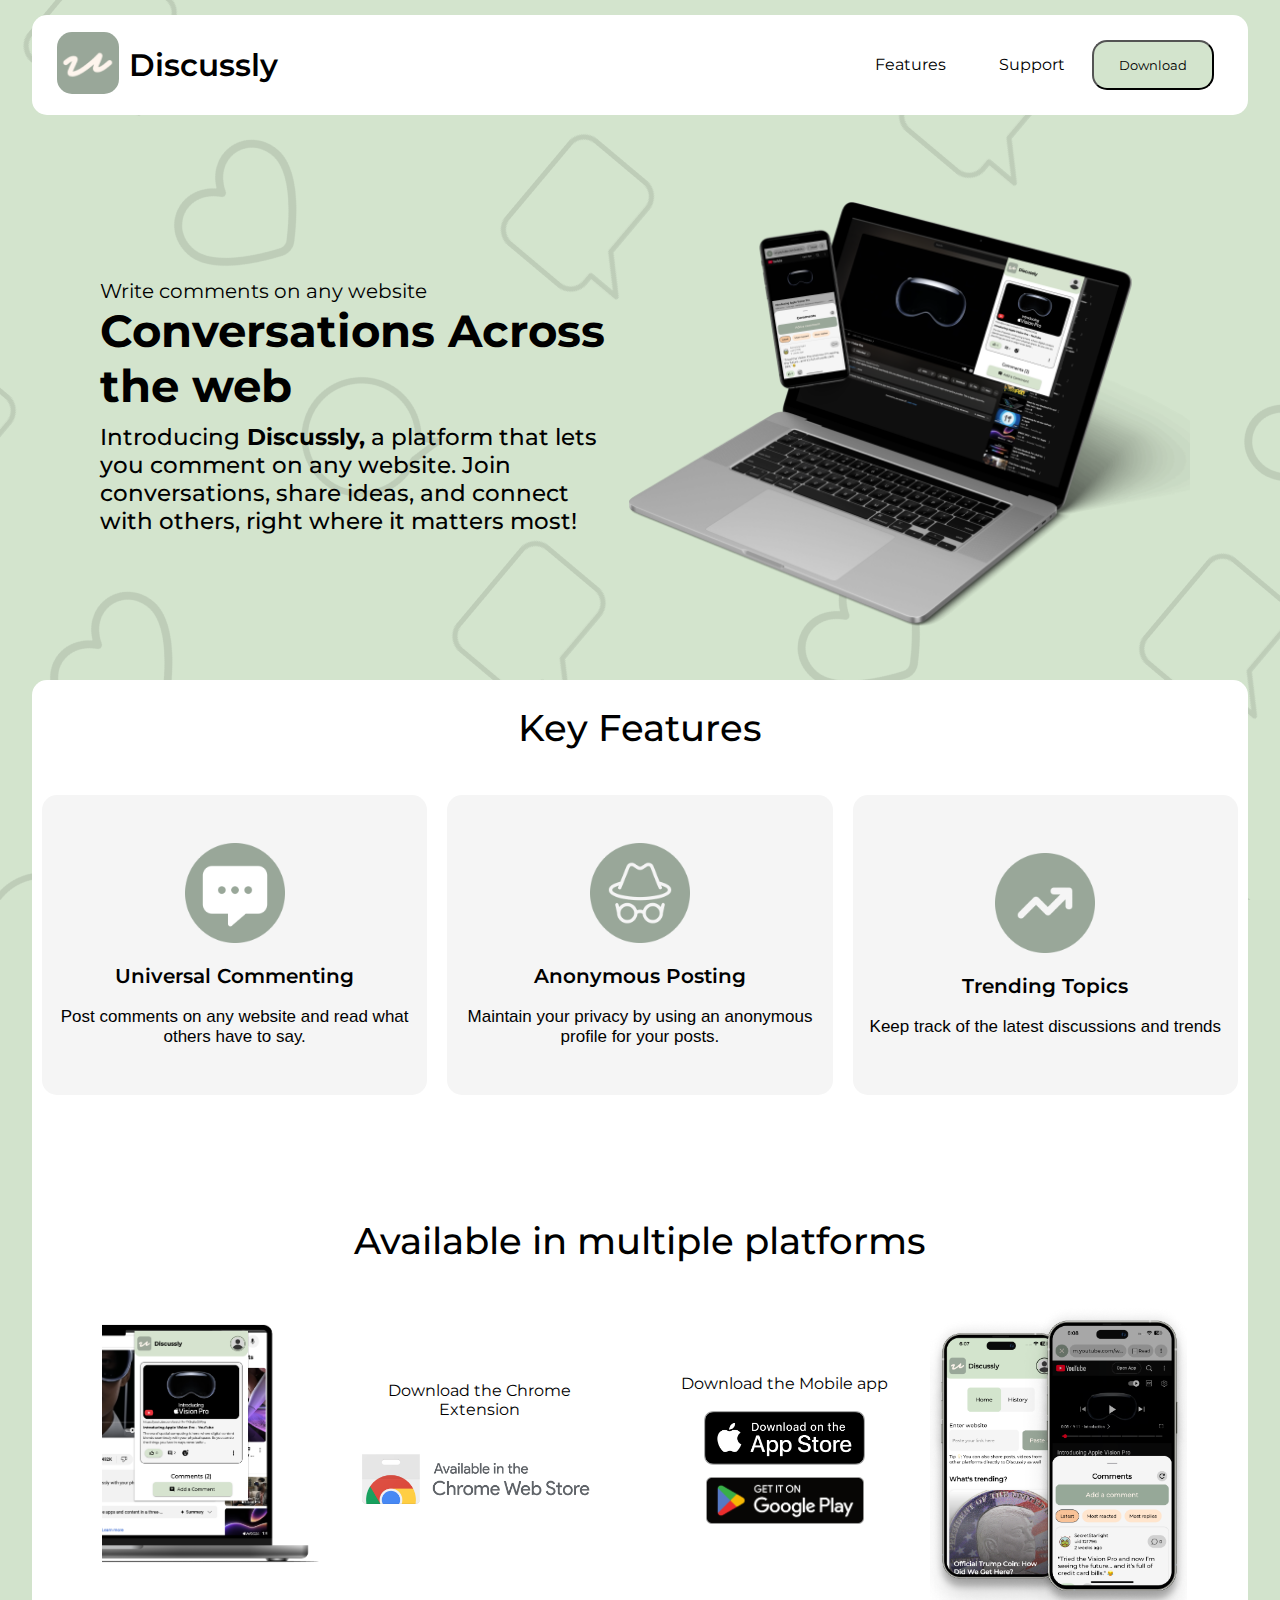
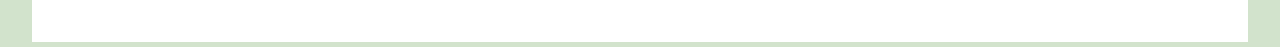
<file: index.html>
<!DOCTYPE html>
<html>
  <head>
    <title>Discussly</title>
    <meta charset="utf-8" />
    <meta name="viewport" content="width=device-width,initial-scale=1" />
    <meta name="robots" content="index,follow" />
    <meta name="generator" content="GrapesJS Studio" />
    <link rel="icon" href="./images/favicon.ico" type="image/png" />
    <link
      href="https://fonts.googleapis.com/css2?family=Montserrat:wght@300;400;500;600;700;800&display=swap"
      rel="stylesheet"
    />
    <link rel="stylesheet" href="css/styles.css" />
  </head>
  <body id="iu0w3k">
    <div id="i0uefk" class="gjs-grid-row">
      <div id="it01fq" class="gjs-grid-column">
        <div id="iaeoq8" class="gjs-grid-row">
          <div id="i0r19b" class="gjs-grid-column">
            <div id="i2eprt" class="gjs-grid-row">
              <div id="iz3ebd" class="gjs-grid-column">
                <img id="iv4d2t" src="images/icon128.png" />
              </div>
              <div id="iavmvg" class="gjs-grid-column">
                <div id="iiigmj">Discussly</div>
              </div>
            </div>
            <div id="iqg9ab" class="gjs-grid-row">
              <div class="gjs-grid-column">
                <div id="imycgo" onclick="scrollToSection('features')">
                  Features
                </div>
              </div>
              <div class="gjs-grid-column">
                <div
                  id="icu2hg"
                  onclick="navigateToPage('./support/index.html')"
                >
                  Support
                </div>
              </div>
              <div id="i9t9jf" class="gjs-grid-column">
                <button
                  type="button"
                  id="ijgwxz"
                  onclick="scrollToSection('download')"
                >
                  Download
                </button>
              </div>
            </div>
          </div>
        </div>
        <div id="i2glsh" class="gjs-grid-row">
          <div id="iafizb" class="gjs-grid-column">
            <div id="ixk4ir">Write comments on any website</div>
            <div id="iwvqme">Conversations Across the web</div>
            <div id="i0uf52">
              <span>Introducing</span
              ><strong draggable="true"> Discussly,</strong> a platform that
              lets you comment on any website. Join conversations, share ideas,
              and connect with others, right where it matters most! 
            </div>
          </div>
          <div id="i4jw6e" class="gjs-grid-column">
            <img id="ipgwge" src="images/landing_page_mock.png" />
          </div>
        </div>
        <div id="i0ypug" class="gjs-grid-row">
          <div id="irxw2v" class="gjs-grid-column">
            <div id="features" onclick="scrollToSection('features')">
              Key Features
            </div>
            <div id="izc9x1" class="gjs-grid-row">
              <div id="ikalbh" class="gjs-grid-column">
                <div id="idcqk6" class="gjs-grid-row">
                  <div id="ilmzpr" class="gjs-grid-column">
                    <div id="im6dag" class="gjs-image-box"></div>
                    <div id="ic7qhi">Universal Commenting</div>
                    <span id="iprsuv"
                      >Post comments on any website and read what others have to
                      say.</span
                    >
                  </div>
                </div>
              </div>
              <div id="ia491t" class="gjs-grid-column">
                <div id="ib4i4f" class="gjs-grid-row">
                  <div id="i4obrr" class="gjs-grid-column">
                    <div id="irn2hl" class="gjs-image-box"></div>
                    <div id="i14fhx">Anonymous Posting</div>
                    <span id="i3a6sv"
                      >Maintain your privacy by using an anonymous profile for
                      your posts.</span
                    >
                  </div>
                </div>
              </div>
              <div class="gjs-grid-column">
                <div id="irbs8w" class="gjs-grid-row">
                  <div id="irx45a" class="gjs-grid-column">
                    <div id="ijwy17" class="gjs-image-box"></div>
                    <div id="iz7wc4">Trending Topics</div>
                    <span id="ib7t26"
                      >Keep track of the latest discussions and trends</span
                    >
                  </div>
                </div>
              </div>
            </div>
            <div id="download">Available in multiple platforms</div>
            <div id="ijjo5i" class="gjs-grid-row">
              <div id="il47ux" class="gjs-grid-column">
                <img id="i98ebu" src="images/frame_1__1_.png" />
              </div>
              <div id="i6r2j9" class="gjs-grid-column">
                <div id="i73o5l">Download the Chrome Extension</div>
                <div
                  id="if1ugi"
                  class="gjs-image-box"
                  onclick="navigateToPage('https://chromewebstore.google.com/detail/discussly/hjhonlglkdemniklhdfnicdpgigmijhi')"
                ></div>
              </div>
              <div id="ird9a3" class="gjs-grid-column">
                <div id="ib17zy">Download the Mobile app</div>
                <div
                  id="iks21o"
                  class="gjs-image-box"
                  onclick="navigateToPage('https://apps.apple.com/us/app/discussly/id6502848371')"
                ></div>
                <div
                  id="i65v1b"
                  class="gjs-image-box"
                  onclick="navigateToPage('https://play.google.com/store/apps/details?id=dev.lightningbulb.discussly')"
                ></div>
              </div>
              <div id="iovfks" class="gjs-grid-column">
                <div id="i344dv" class="gjs-image-box"></div>
              </div>
            </div>
          </div>
        </div>
      </div>
    </div>
    <script>
      function scrollToSection(id) {
        const section = document.getElementById(id);
        section.scrollIntoView({ behavior: "smooth" });
      }

      function navigateToPage(pageUrl) {
        window.location.href = pageUrl;
      }
    </script>
  </body>
</html>

<!-- <!DOCTYPE html>
<html>
  <head>
    <title>Discussly</title>
    <meta charset="utf-8" />
    <meta name="viewport" content="width=device-width,initial-scale=1" />
    <meta name="robots" content="index,follow" />
    <meta name="generator" content="GrapesJS Studio" />
    <link rel="stylesheet" href="./css/styles.css" />
  </head>
  <body id="iu0w3k">
    <div id="i0uefk" class="gjs-grid-row">
      <div id="it01fq" class="gjs-grid-column">
        <div id="iaeoq8" class="gjs-grid-row">
          <div id="i0r19b" class="gjs-grid-column">
            <div id="i2eprt" class="gjs-grid-row">
              <div id="iz3ebd" class="gjs-grid-column">
                <img id="iv4d2t" src="images/icon128.png" />
              </div>
              <div id="iavmvg" class="gjs-grid-column">
                <div id="iiigmj">Discussly</div>
              </div>
            </div>
            <div id="iqg9ab" class="gjs-grid-row">
              <div class="gjs-grid-column"><div id="imycgo">Features</div></div>
              <div class="gjs-grid-column"><div id="icu2hg">Support</div></div>
              <div class="gjs-grid-column" id="i9t9jf">
                <button type="button" id="ijgwxz">Download</button>
              </div>
            </div>
          </div>
        </div>
        <div id="i2glsh" class="gjs-grid-row">
          <div id="iafizb" class="gjs-grid-column">
            <div id="ixk4ir">Write comments on any website</div>
            <div id="iwvqme">Conversations Across the web</div>
            <div id="i0uf52">
              <span>Introducing</span
              ><strong draggable="true"> Discussly,</strong> a platform that
              lets you comment on any website. Join conversations, share ideas,
              and connect with others, right where it matters most! 
            </div>
          </div>
          <div id="i4jw6e" class="gjs-grid-column">
            <img id="ipgwge" src="images/landing_page_mock.png" />
          </div>
        </div>
        <div id="i0ypug" class="gjs-grid-row">
          <div id="irxw2v" class="gjs-grid-column">
            <div id="ilsrna">Key Features</div>
            <div id="izc9x1" class="gjs-grid-row">
              <div id="ikalbh" class="gjs-grid-column">
                <div id="idcqk6" class="gjs-grid-row">
                  <div id="ilmzpr" class="gjs-grid-column">
                    <div id="im6dag" class="gjs-image-box"></div>
                    <div id="ic7qhi">Universal Commenting</div>
                    <span id="iprsuv"
                      >Post comments on any website and read what others have to
                      say.</span
                    >
                  </div>
                </div>
              </div>
              <div id="ia491t" class="gjs-grid-column">
                <div id="ib4i4f" class="gjs-grid-row">
                  <div id="i4obrr" class="gjs-grid-column">
                    <div id="irn2hl" class="gjs-image-box"></div>
                    <div id="i14fhx">Anonymous Posting</div>
                    <span id="i3a6sv"
                      >Maintain your privacy by using an anonymous profile for
                      your posts.</span
                    >
                  </div>
                </div>
              </div>
              <div class="gjs-grid-column">
                <div id="irbs8w" class="gjs-grid-row">
                  <div id="irx45a" class="gjs-grid-column">
                    <div id="ijwy17" class="gjs-image-box"></div>
                    <div id="iz7wc4">Trending Topics</div>
                    <span id="ib7t26"
                      >Keep track of the latest discussions and trends</span
                    >
                  </div>
                </div>
              </div>
            </div>
            <div id="iejdlz">Available in multiple platforms</div>
            <div class="gjs-grid-row" id="if0a6i">
              <div class="gjs-grid-column">
                <div class="gjs-image-box" id="iy95r2"></div>
              </div>
              <div class="gjs-grid-column" id="i6r2j9">
                <div id="i73o5l">Download the Chrome Extension</div>
                <div class="gjs-image-box" id="if1ugi"></div>
              </div>
            </div>
            <div class="gjs-grid-row" id="iu8m7m">
              <div class="gjs-grid-column">
                <div class="gjs-image-box" id="imggq2"></div>
              </div>
              <div class="gjs-grid-column" id="ird9a3">
                <div id="ib17zy">Download the Mobile app</div>
                <div class="gjs-image-box" id="iks21o"></div>
                <div class="gjs-image-box" id="i65v1b"></div>
              </div>
            </div>
          </div>
        </div>
      </div>
    </div>
  </body>
</html> -->
</file>
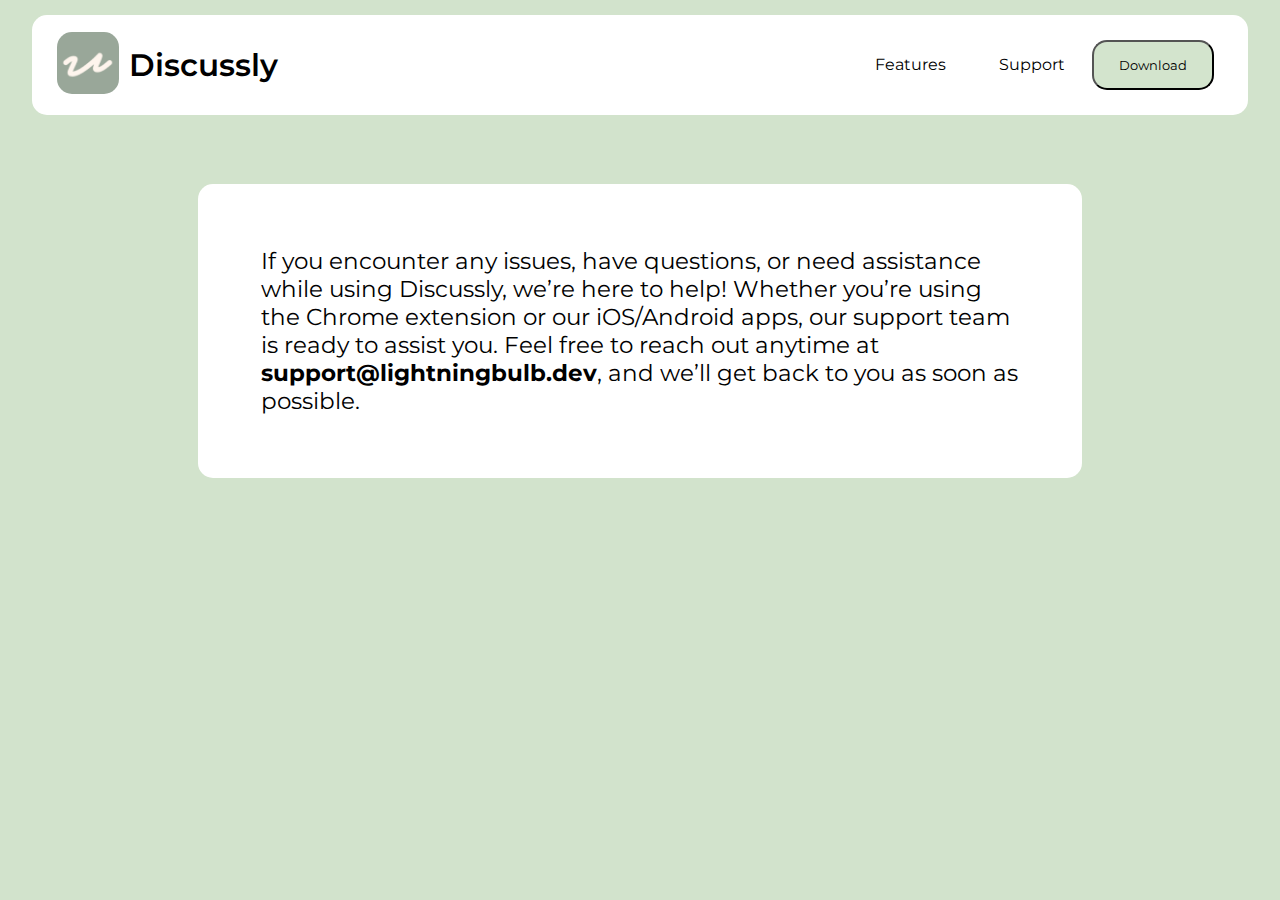
<file: support/index.html>
<!DOCTYPE html>
<html>
  <head>
    <title>Support</title>
    <meta charset="utf-8" />
    <meta name="viewport" content="width=device-width,initial-scale=1" />
    <meta name="robots" content="index,follow" />
    <meta name="generator" content="GrapesJS Studio" />
    <link
      href="https://fonts.googleapis.com/css2?family=Montserrat:wght@300;400;500;600;700;800&display=swap"
      rel="stylesheet"
    />
    <link rel="stylesheet" href="../css/styles.css" />
  </head>
  <body id="ik5n12">
    <div id="ig934k" class="gjs-grid-row">
      <div id="ilnut3" class="gjs-grid-column">
        <div id="im19lh" class="gjs-grid-row">
          <div id="ijkma2" class="gjs-grid-column">
            <div
              id="iq4imc"
              class="gjs-grid-row"
              onclick="navigateToPage('../index.html')"
            >
              <div id="i3j3xf" class="gjs-grid-column">
                <img src="../images/icon128.png" id="i3x9oa" />
              </div>
              <div id="ilasxg" class="gjs-grid-column">
                <div id="ird2id">Discussly</div>
              </div>
            </div>
            <div id="i4su3a" class="gjs-grid-row">
              <div class="gjs-grid-column">
                <div
                  id="idya0y"
                  onclick="navigateToPage('../index.html#features')"
                >
                  Features
                </div>
              </div>
              <div class="gjs-grid-column"><div id="i6kh5b">Support</div></div>
              <div class="gjs-grid-column">
                <button
                  type="button"
                  id="i0d15b"
                  onclick="navigateToPage('../index.html#download')"
                >
                  Download
                </button>
              </div>
            </div>
          </div>
        </div>
        <div class="gjs-grid-row" id="iiawey">
          <div class="gjs-grid-column" id="ies8ev">
            <div id="iydmp4">
              If you encounter any issues, have questions, or need assistance
              while using Discussly, we’re here to help! Whether you’re using
              the Chrome extension or our iOS/Android apps, our support team is
              ready to assist you. Feel free to reach out anytime at
              <strong>support@lightningbulb.dev</strong>, and we’ll get back to
              you as soon as possible.
            </div>
          </div>
        </div>
      </div>
    </div>
    <script>
      function navigateToPage(pageUrl) {
        window.location.href = pageUrl;
      }
    </script>
  </body>
</html>
</file>
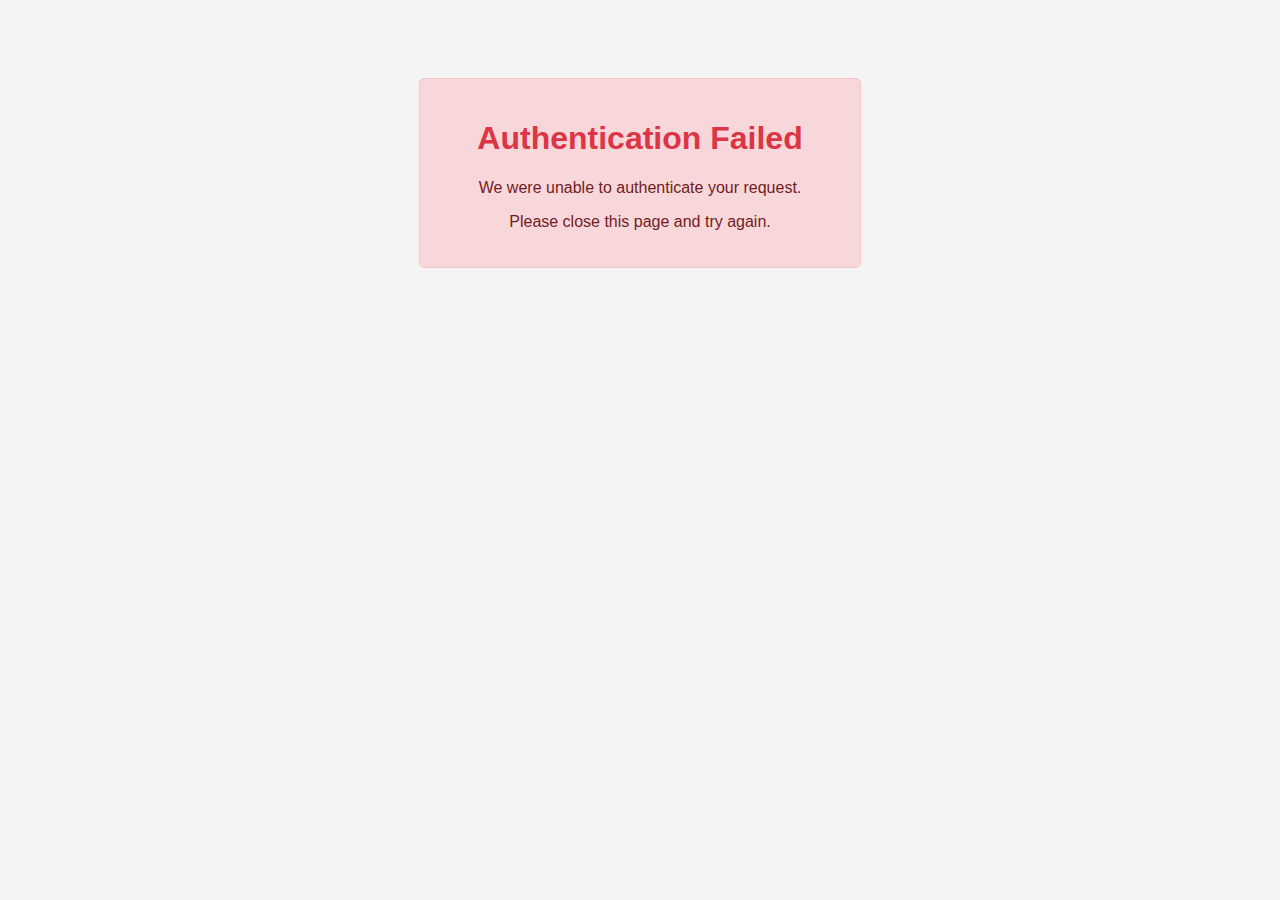
<file: auth/failed.html>
<!DOCTYPE html>
<html lang="en">
  <head>
    <meta charset="UTF-8" />
    <meta name="viewport" content="width=device-width, initial-scale=1.0" />
    <title>Authentication Failed</title>
    <style>
      body {
        font-family: Arial, sans-serif;
        text-align: center;
        padding: 20px;
        background-color: #f4f4f4;
      }
      .message-box {
        background-color: #f8d7da;
        color: #721c24;
        border: 1px solid #f5c6cb;
        border-radius: 5px;
        padding: 20px;
        margin: 50px auto;
        max-width: 400px;
      }
      h1 {
        color: #dc3545;
      }
    </style>
  </head>
  <body>
    <div class="message-box">
      <h1>Authentication Failed</h1>
      <p>We were unable to authenticate your request.</p>
      <p>Please close this page and try again.</p>
    </div>

    <script>
      // Example: Extract error information from query parameters
      const queryParams = new URLSearchParams(window.location.search);
      const error = queryParams.get("error");
      const errorDescription = queryParams.get("error_description");

      if (error) {
        console.error("Error:", error);
        console.error("Description:", errorDescription);
        // Optionally display error details for debugging (remove in production)
      }
    </script>
  </body>
</html>
</file>
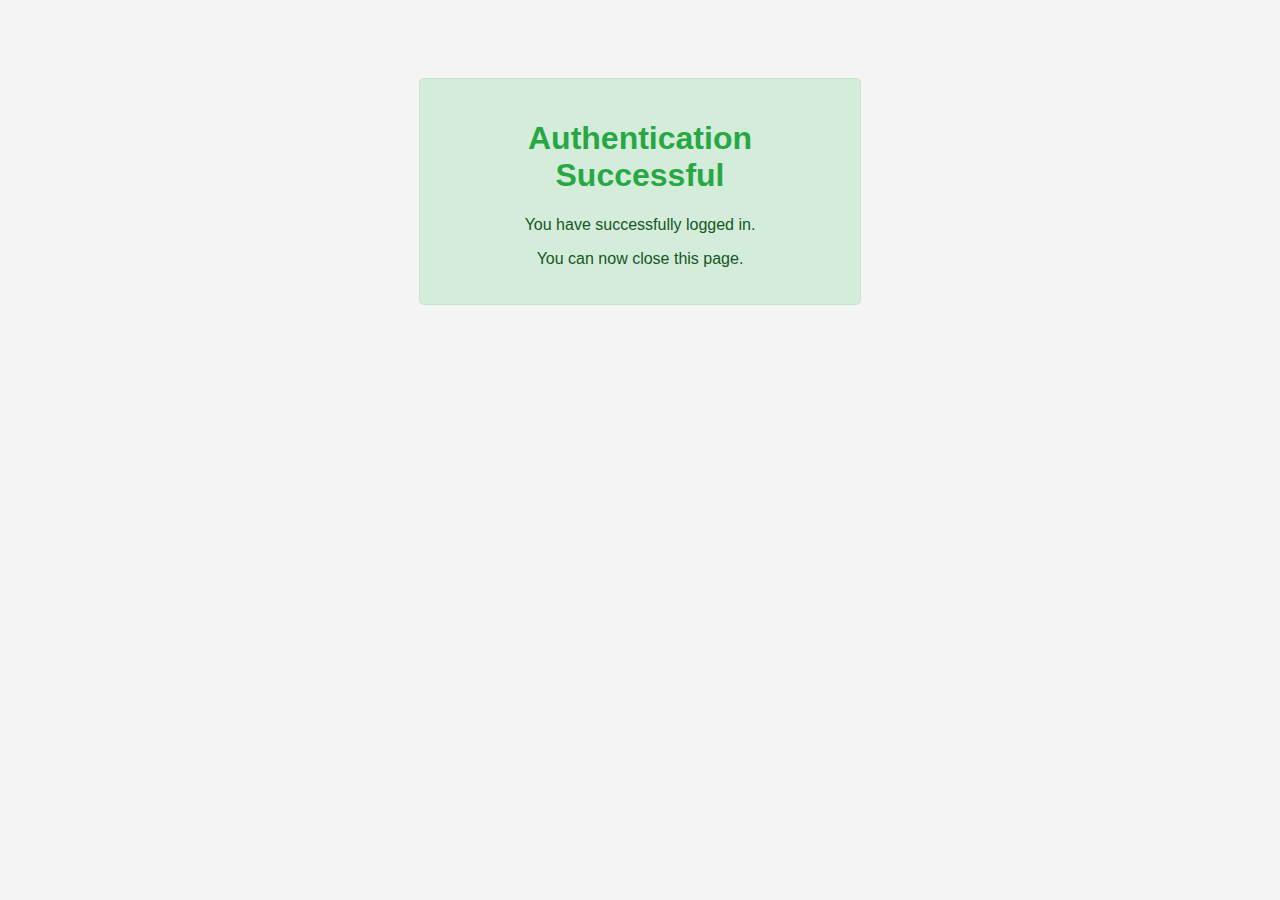
<file: auth/success.html>
<!DOCTYPE html>
<html lang="en">
  <head>
    <meta charset="UTF-8" />
    <meta name="viewport" content="width=device-width, initial-scale=1.0" />
    <title>Authentication Successful</title>
    <style>
      body {
        font-family: Arial, sans-serif;
        text-align: center;
        padding: 20px;
        background-color: #f4f4f4;
      }
      .message-box {
        background-color: #d4edda;
        color: #155724;
        border: 1px solid #c3e6cb;
        border-radius: 5px;
        padding: 20px;
        margin: 50px auto;
        max-width: 400px;
      }
      h1 {
        color: #28a745;
      }
    </style>
  </head>
  <body>
    <div class="message-box">
      <h1>Authentication Successful</h1>
      <p>You have successfully logged in.</p>
      <p>You can now close this page.</p>
    </div>

    <script>
      // Example: Extract query parameters from the URL
      const queryParams = new URLSearchParams(window.location.search);
      const token = queryParams.get("token");

      if (token) {
        console.log("Authentication Token:", token);
        // You can send the token to your server for further processing
      }
    </script>
  </body>
</html>
</file>
<file: css/styles.css>
* {
  box-sizing: border-box;
  font-family: "Montserrat", sans-serif;
}
body {
  overflow-x: hidden;
  margin: 0;
}
.gjs-heading {
  margin: 0;
  color: rgba(29, 40, 55, 1);
}
.gjs-grid-column {
  flex: 1 1 0%;
  padding: 5px 0;
}
.gjs-grid-row {
  display: flex;
  justify-content: flex-start;
  align-items: stretch;
  flex-direction: row;
  min-height: auto;
  padding: 10px 0;
}
.gjs-link-box {
  color: inherit;
  display: inline-block;
  vertical-align: top;
  padding: 10px;
  max-width: 100%;
  text-decoration: none;
}
.gjs-link {
  vertical-align: top;
  max-width: 100%;
  display: inline-block;
  text-decoration: none;
  color: inherit;
  transition: color 0.3s ease 0s;
}
#id7x {
  flex: 0 1 auto;
  display: block;
  padding-left: 10px;
  padding-right: 10px;
}
#iffs {
  flex: 0 1 auto;
  display: flex;
  align-items: center;
}
#iyd2 {
  align-items: center;
  justify-content: space-between;
  padding-top: 0px;
  padding-bottom: 0px;
  background-color: rgba(255, 255, 255, 0.8);
  border-top-left-radius: 10px;
  border-top-right-radius: 10px;
  border-bottom-right-radius: 10px;
  border-bottom-left-radius: 10px;
  backdrop-filter: blur(13px);
  box-shadow: 0px 2px 7px 0px rgba(0, 0, 0, 0.14);
}
#i6po {
  justify-content: center;
  position: sticky;
  top: 15px;
  padding-top: 0px;
  padding-bottom: 0px;
  padding-left: 20px;
  padding-right: 20px;
}
#itjq {
  width: 100%;
  max-width: 1200px;
}
#irz7b {
  justify-content: center;
  padding-top: 80px;
  padding-bottom: 80px;
  padding-left: 20px;
  padding-right: 20px;
}
.text-content {
  line-height: 20px;
}
.text-main-content {
  line-height: 30px;
  font-size: 1.2rem;
}
#iau9 {
  font-family: Arial, Helvetica, sans-serif;
  background-image: linear-gradient(
    180deg,
    rgba(59, 130, 245, 0.11),
    white 14%
  );
  background-position: 0px 0px;
  background-size: 100% 100%;
  background-repeat: repeat;
  background-attachment: scroll;
  background-origin: padding-box;
  color: #475569;
}
#in9ef {
  font-size: 1.5rem;
}
#i8isa {
  padding: 10px;
  padding-left: 0px;
  padding-right: 0px;
}
#i8w4i {
  max-width: 1200px;
  display: flex;
  flex-direction: column;
}
#ioyxg {
  justify-content: center;
  padding-top: 80px;
  padding-bottom: 80px;
  padding-left: 20px;
  padding-right: 20px;
}
#iiacm {
  font-size: 2.5rem;
  margin-bottom: 10px;
  max-width: 750px;
}
#ixzh1 {
  width: 100%;
  flex-wrap: wrap;
  justify-content: flex-start;
  gap: 50px;
}
.gjs-grid-column.feature-item {
  padding-top: 15px;
  padding-right: 15px;
  padding-bottom: 15px;
  padding-left: 15px;
  display: flex;
  flex-direction: column;
  gap: 15px;
  min-width: 30%;
}
#ia21sa {
  padding: 10px;
  max-width: 750px;
  margin-bottom: 70px;
  padding-left: 0px;
  padding-right: 0px;
}
.gjs-grid-column.testimonial-item {
  padding-top: 15px;
  padding-right: 15px;
  padding-bottom: 15px;
  padding-left: 15px;
  display: flex;
  flex-direction: column;
  gap: 15px;
  min-width: 45%;
  background-color: rgba(247, 247, 247, 0.23);
  border-top-left-radius: 5px;
  border-top-right-radius: 5px;
  border-bottom-right-radius: 5px;
  border-bottom-left-radius: 5px;
  align-items: flex-start;
  border-top-width: 1px;
  border-right-width: 1px;
  border-bottom-width: 1px;
  border-left-width: 1px;
  border-top-style: solid;
  border-right-style: solid;
  border-bottom-style: solid;
  border-left-style: solid;
  border-top-color: rgba(0, 0, 0, 0.06);
  border-right-color: rgba(0, 0, 0, 0.06);
  border-bottom-color: rgba(0, 0, 0, 0.06);
  border-left-color: rgba(0, 0, 0, 0.06);
}
#ilriti {
  max-width: 1200px;
  display: flex;
  flex-direction: column;
}
#iv3be5 {
  justify-content: center;
  padding-top: 80px;
  padding-left: 20px;
  padding-right: 20px;
  padding-bottom: 80px;
}
#im0rle {
  flex-direction: column;
}
#iih6cv {
  display: block;
  padding-top: 0px;
  padding-bottom: 0px;
}
#iotp6j {
  align-self: center;
}
#it6g1v {
  padding: 10px;
  text-align: center;
  font-size: 0.8rem;
  margin-top: 20px;
  opacity: 75%;
}
#ij7g8t {
  display: block;
}
#ipjdtn {
  display: block;
}
#ikj01e {
  display: block;
}
#i1hx7l {
  display: flex;
  gap: 30px;
  flex: 0 1 auto;
  justify-content: center;
  margin-top: 30px;
  margin-bottom: 30px;
}
#i2sl68 {
  display: block;
}
.gjs-button {
  vertical-align: top;
  max-width: 100%;
  display: inline-block;
  text-decoration: none;
  color: white;
  padding-right: 15px;
  padding-bottom: 10px;
  padding-left: 15px;
  background-color: rgb(36, 99, 235);
  border-top-left-radius: 5px;
  border-top-right-radius: 5px;
  border-bottom-right-radius: 5px;
  border-bottom-left-radius: 5px;
  padding-top: 10px;
  font-size: 1.1rem;
  text-align: center;
}
.gjs-text-blue {
  color: rgb(36, 99, 235);
}
.gjs-link:hover {
  color: rgb(36, 99, 235);
  text-decoration: underline;
}
.gjs-icon {
  display: inline-block;
  text-decoration: none;
  color: inherit;
  vertical-align: middle;
  fill: currentColor;
  width: 50px;
  height: 50px;
}
#ip6zoj {
  width: 213px;
  height: 44px;
}
#ihs4lb {
  font-size: 1.2rem;
  margin-bottom: 15px;
}
.gjs-icon.gjs-feature-icon {
  padding-top: 10px;
  padding-right: 10px;
  padding-bottom: 10px;
  padding-left: 10px;
  background-color: rgb(36, 99, 235);
  color: white;
  border-top-left-radius: 10px;
  border-top-right-radius: 10px;
  border-bottom-right-radius: 10px;
  border-bottom-left-radius: 10px;
}
#ieu6p6 {
  font-size: 1.5rem;
}
#izqkf7 {
  padding: 10px;
  padding-left: 0px;
  padding-right: 0px;
}
#ica43q {
  font-size: 1.5rem;
}
#ickn3f {
  padding: 10px;
  padding-left: 0px;
  padding-right: 0px;
}
#i7cmk {
  padding: 10px;
  font-family: Arial, Helvetica, sans-serif;
  padding-left: 20px;
  padding-right: 20px;
}
#iw203l {
  padding: 10px;
  font-family: Arial, Helvetica, sans-serif;
  padding-left: 20px;
  padding-right: 20px;
}
#i9d2qo {
  flex: 0 1 auto;
}
#i57gig {
  padding: 10px;
  font-family: Arial, Helvetica, sans-serif;
  padding-left: 20px;
  padding-right: 20px;
}
#i8qpzw {
  flex: 0 1 auto;
}
#icl95s {
  padding-top: 0px;
  padding-bottom: 0px;
}
#ibrlfh {
  flex: 0 1 auto;
}
#ik8d9m {
  padding: 10px;
}
#i3to6f {
  font-family: Arial, Helvetica, sans-serif;
  font-size: 26px;
}
#i860w9 {
  color: black;
  padding-top: 0px;
  padding-right: 0px;
  padding-bottom: 0px;
  padding-left: 0px;
  width: 48px;
  border-top-left-radius: 10px;
  border-top-right-radius: 10px;
  border-bottom-right-radius: 10px;
  border-bottom-left-radius: 10px;
  margin-left: 9px;
}
#iase53 {
  color: black;
  padding-top: 185px;
  padding-right: 0px;
  padding-bottom: 85px;
  padding-left: 0px;
  width: 948px;
  height: 500px;
}
#iu0w3k {
  background-color: rgba(210, 227, 204, 1);
  background-image: url("../images/background_emoji_image.png");
  background-position: -556px -556px;
  background-size: auto auto;
  background-repeat: repeat;
  background-attachment: fixed;
  background-origin: padding-box;
}
#iaeoq8 {
  justify-content: space-between;
  align-items: center;
  width: 95%;
  background-color: rgba(255, 255, 255, 1);
  border-top-left-radius: 15px;
  border-top-right-radius: 15px;
  border-bottom-right-radius: 15px;
  border-bottom-left-radius: 15px;
  display: block;
  padding-top: 10px;
  padding-right: 10px;
  padding-bottom: 10px;
  padding-left: 10px;
}
#it01fq {
  display: flex;
  flex-direction: column;
  align-items: center;
  padding-bottom: 5px;
}
#i0r19b {
  display: flex;
  justify-content: space-between;
  align-items: center;
  padding-top: 0px;
  padding-bottom: 0px;
  padding-right: 0px;
  padding-left: 0px;
}
#iv4d2t {
  color: black;
  width: 62px;
  height: 62px;
  border-top-left-radius: 15px;
  border-top-right-radius: 15px;
  border-bottom-right-radius: 15px;
  border-bottom-left-radius: 15px;
  margin-left: 15px;
}
#i2eprt {
  align-items: center;
  justify-content: flex-start;
  width: 100%;
  padding-top: 0px;
  padding-bottom: 0px;
  padding-left: 0px;
  margin-left: 0px;
}
#iiigmj {
  padding: 10px;
  font-size: 31px;
  cursor: pointer;
  font-weight: 600;
}
#iavmvg {
  flex: 0 0 auto;
}
#iz3ebd {
  flex: 0 0 auto;
}
#iqg9ab {
  width: 45%;
  margin-right: 24px;
}
#imycgo {
  padding: 10px;
  text-align: center;
  padding-top: 15px;
  cursor: pointer;
  padding-right: 15px;
  padding-bottom: 15px;
  padding-left: 15px;
}
#icu2hg {
  padding: 10px;
  text-align: center;
  padding-top: 15px;
  cursor: pointer;
  padding-right: 15px;
  padding-bottom: 15px;
  padding-left: 15px;
}
#i2glsh {
  width: 86%;
  margin-top: 82px;
  padding-top: 0px;
  align-items: center;
  justify-content: center;
}
#ixk4ir {
  padding: 10px;
  padding-top: 0px;
  padding-right: 0px;
  padding-bottom: 0px;
  padding-left: 10px;
  font-size: 20px;
  font-weight: 400;
}
#iwvqme {
  padding: 10px;
  font-size: 45px;
  padding-top: 0px;
  padding-bottom: 0px;
  font-weight: 700;
}
#i0uf52 {
  padding: 10px;
  font-size: 23px;
  font-weight: 500;
}
#ipgwge {
  color: black;
  width: 561px;
  height: 424px;
}
#i4jw6e {
  padding-top: 5px;
  padding-right: 0px;
  padding-bottom: 0px;
  padding-left: 0px;
  display: flex;
  justify-content: center;
}
#i0ypug {
  width: 95%;
  background-color: rgba(255, 255, 255, 1);
  border-top-left-radius: 15px;
  border-top-right-radius: 15px;
  margin-top: 44px;
}
#irxw2v {
  min-height: 500px;
  flex-direction: column;
  align-items: center;
  display: flex;
}
#download {
  padding: 10px;
  font-size: 37px;
  text-align: center;
  font-weight: 500;
  margin-top: 78px;
}
#ilmzpr {
  display: flex;
  flex-direction: column;
  align-items: center;
  margin-top: 10px;
  margin-right: 10px;
  margin-bottom: 10px;
  margin-left: 10px;
  min-height: 300px;
  background-color: #f5f5f5;
  border-top-left-radius: 15px;
  border-top-right-radius: 15px;
  border-bottom-right-radius: 15px;
  border-bottom-left-radius: 15px;
  justify-content: center;
  padding-top: 14px;
  padding-right: 14px;
  padding-bottom: 14px;
  padding-left: 14px;
}
#ic7qhi {
  padding: 10px;
  font-size: 20px;
  font-weight: 600;
  text-align: center;
  margin-top: 11px;
}
#iprsuv {
  font-family: Arial, Helvetica, sans-serif;
  font-size: 17px;
  text-align: center;
  margin-top: 9px;
}
.gjs-image-box {
  height: 200px;
  width: 100%;
}
#im6dag {
  background-image: url("../images/chat_bubble2.png");
  background-size: contain;
  background-position: center center;
  background-attachment: scroll;
  background-repeat: no-repeat;
  padding-top: 0px;
  padding-right: 0px;
  padding-bottom: 0px;
  padding-left: 2px;
  width: 52%;
  height: 100px;
}
#irn2hl {
  background-image: url("../images/anonymous.png");
  background-size: contain;
  background-position: center center;
  background-attachment: scroll;
  background-repeat: no-repeat;
  padding-top: 0px;
  padding-right: 0px;
  padding-bottom: 0px;
  padding-left: 2px;
  width: 52%;
  height: 100px;
}
#i14fhx {
  padding: 10px;
  font-size: 20px;
  font-weight: 600;
  text-align: center;
  margin-top: 11px;
}
#i3a6sv {
  font-family: Arial, Helvetica, sans-serif;
  font-size: 17px;
  text-align: center;
  margin-top: 9px;
}
#i4obrr {
  display: flex;
  flex-direction: column;
  align-items: center;
  margin-top: 10px;
  margin-right: 10px;
  margin-bottom: 10px;
  margin-left: 10px;
  min-height: 300px;
  background-color: #f5f5f5;
  border-top-left-radius: 15px;
  border-top-right-radius: 15px;
  border-bottom-right-radius: 15px;
  border-bottom-left-radius: 15px;
  justify-content: center;
  padding-top: 14px;
  padding-right: 14px;
  padding-bottom: 14px;
  padding-left: 14px;
}
#ijwy17 {
  background-image: url("../images/trending.png");
  background-size: contain;
  background-position: center center;
  background-attachment: scroll;
  background-repeat: no-repeat;
  padding-top: 0px;
  padding-right: 0px;
  padding-bottom: 0px;
  padding-left: 2px;
  width: 52%;
  height: 100px;
}
#iz7wc4 {
  padding: 10px;
  font-size: 20px;
  font-weight: 600;
  text-align: center;
  margin-top: 11px;
}
#ib7t26 {
  font-family: Arial, Helvetica, sans-serif;
  font-size: 17px;
  text-align: center;
  margin-top: 9px;
}
#irx45a {
  display: flex;
  flex-direction: column;
  align-items: center;
  margin-top: 10px;
  margin-right: 10px;
  margin-bottom: 10px;
  margin-left: 10px;
  min-height: 300px;
  background-color: #f5f5f5;
  border-top-left-radius: 15px;
  border-top-right-radius: 15px;
  border-bottom-right-radius: 15px;
  border-bottom-left-radius: 15px;
  justify-content: center;
  padding-top: 14px;
  padding-right: 14px;
  padding-bottom: 14px;
  padding-left: 14px;
}
#features {
  padding: 10px;
  font-size: 37px;
  text-align: center;
  font-weight: 500;
}
#i0uefk {
  padding-bottom: 0px;
}
#i73o5l {
  padding: 10px;
  text-align: center;
}
#if1ugi {
  background-image: url("../images/chrome_webstore.png");
  background-size: contain;
  background-position: center center;
  background-attachment: scroll;
  background-repeat: no-repeat;
  height: 100px;
}
#i6r2j9 {
  display: flex;
  flex-direction: column;
  justify-content: center;
}
#ib17zy {
  padding: 10px;
  text-align: center;
  margin-bottom: 8px;
}
#iks21o {
  background-image: url("../images/appstore.png");
  background-size: contain;
  background-position: center center;
  background-attachment: scroll;
  background-repeat: no-repeat;
  height: 54px;
  margin-bottom: 12px;
}
#ird9a3 {
  display: flex;
  flex-direction: column;
  justify-content: center;
  margin-left: 48px;
  margin-right: 16px;
}
#i65v1b {
  background-image: url("../images/playstore.png");
  background-size: contain;
  background-position: center center;
  background-attachment: scroll;
  background-repeat: no-repeat;
  height: 47px;
  margin-bottom: 12px;
}
#ijgwxz {
  background-color: #d3e4cd;
  border-top-left-radius: 15px;
  border-top-right-radius: 15px;
  border-bottom-right-radius: 15px;
  border-bottom-left-radius: 15px;
  padding-top: 15px;
  padding-right: 25px;
  padding-bottom: 15px;
  padding-left: 25px;
}
#ijjo5i {
  width: 90%;
}
#i98ebu {
  color: black;
  height: 324px;
  padding-top: 0px;
  padding-right: 0px;
  padding-bottom: 0px;
  padding-left: 0px;
  margin-right: -38px;
}
#il47ux {
  display: flex;
  justify-content: center;
}
#i344dv {
  background-image: url("../images/frame_6__1_.png");
  background-size: contain;
  background-position: center center;
  background-attachment: scroll;
  background-repeat: no-repeat;
  width: 100%;
  height: 323px;
}
#iovfks {
  display: flex;
  flex-direction: column;
  justify-content: center;
}
#ik5n12 {
  background-color: rgba(210, 227, 204, 1);
}
#i3x9oa {
  color: black;
  width: 62px;
  height: 62px;
  border-top-left-radius: 15px;
  border-top-right-radius: 15px;
  border-bottom-right-radius: 15px;
  border-bottom-left-radius: 15px;
  margin-left: 15px;
}
#i3j3xf {
  flex: 0 0 auto;
}
#ird2id {
  padding: 10px;
  font-size: 31px;
  cursor: pointer;
  font-weight: 600;
}
#ilasxg {
  flex: 0 0 auto;
}
#iq4imc {
  align-items: center;
  justify-content: flex-start;
  width: 100%;
  padding-top: 0px;
  padding-bottom: 0px;
  padding-left: 0px;
  margin-left: 0px;
}
#idya0y {
  padding: 10px;
  text-align: center;
  padding-top: 15px;
  cursor: pointer;
  padding-right: 15px;
  padding-bottom: 15px;
  padding-left: 15px;
}
#i6kh5b {
  padding: 10px;
  text-align: center;
  padding-top: 15px;
  cursor: pointer;
  padding-right: 15px;
  padding-bottom: 15px;
  padding-left: 15px;
}
#i0d15b {
  background-color: #d3e4cd;
  border-top-left-radius: 15px;
  border-top-right-radius: 15px;
  border-bottom-right-radius: 15px;
  border-bottom-left-radius: 15px;
  padding-top: 15px;
  padding-right: 25px;
  padding-bottom: 15px;
  padding-left: 25px;
}
#i4su3a {
  width: 45%;
  margin-right: 24px;
}
#ijkma2 {
  display: flex;
  justify-content: space-between;
  align-items: center;
  padding-top: 0px;
  padding-bottom: 0px;
  padding-right: 0px;
  padding-left: 0px;
}
#im19lh {
  justify-content: space-between;
  align-items: center;
  width: 95%;
  background-color: rgba(255, 255, 255, 1);
  border-top-left-radius: 15px;
  border-top-right-radius: 15px;
  border-bottom-right-radius: 15px;
  border-bottom-left-radius: 15px;
  padding-top: 10px;
  padding-right: 10px;
  padding-bottom: 10px;
  padding-left: 10px;
  display: block;
}
#iucp4n {
  padding: 10px;
  padding-top: 0px;
  padding-right: 0px;
  padding-bottom: 0px;
  padding-left: 10px;
  font-size: 20px;
  font-weight: 400;
}
#i0ztuw {
  padding: 10px;
  font-size: 45px;
  padding-top: 0px;
  padding-bottom: 0px;
  font-weight: 700;
}
#ivpgjp {
  padding: 10px;
  font-size: 23px;
  font-weight: 500;
}
#isy7sx {
  color: black;
  width: 561px;
  height: 424px;
}
#i6su14 {
  padding-top: 5px;
  padding-right: 0px;
  padding-bottom: 0px;
  padding-left: 0px;
  display: flex;
  justify-content: center;
}
#iamtgn {
  width: 86%;
  margin-top: 82px;
  padding-top: 0px;
  align-items: center;
  justify-content: center;
  display: none;
}
#i3rvh4 {
  padding: 10px;
  font-size: 37px;
  text-align: center;
  font-weight: 500;
}
#iyisye {
  background-image: url("../images/chat_bubble2.png");
  background-size: contain;
  background-position: center center;
  background-attachment: scroll;
  background-repeat: no-repeat;
  padding-top: 0px;
  padding-right: 0px;
  padding-bottom: 0px;
  padding-left: 2px;
  width: 52%;
  height: 100px;
}
#ih79ah {
  padding: 10px;
  font-size: 20px;
  font-weight: 600;
  text-align: center;
  margin-top: 11px;
}
#ith30x {
  font-family: Arial, Helvetica, sans-serif;
  font-size: 17px;
  text-align: center;
  margin-top: 9px;
}
#i7owg5 {
  display: flex;
  flex-direction: column;
  align-items: center;
  margin-top: 10px;
  margin-right: 10px;
  margin-bottom: 10px;
  margin-left: 10px;
  min-height: 300px;
  background-color: #f5f5f5;
  border-top-left-radius: 15px;
  border-top-right-radius: 15px;
  border-bottom-right-radius: 15px;
  border-bottom-left-radius: 15px;
  justify-content: center;
  padding-top: 14px;
  padding-right: 14px;
  padding-bottom: 14px;
  padding-left: 14px;
}
#irw6ci {
  background-image: url("../images/anonymous.png");
  background-size: contain;
  background-position: center center;
  background-attachment: scroll;
  background-repeat: no-repeat;
  padding-top: 0px;
  padding-right: 0px;
  padding-bottom: 0px;
  padding-left: 2px;
  width: 52%;
  height: 100px;
}
#ij8bbg {
  padding: 10px;
  font-size: 20px;
  font-weight: 600;
  text-align: center;
  margin-top: 11px;
}
#inwzso {
  font-family: Arial, Helvetica, sans-serif;
  font-size: 17px;
  text-align: center;
  margin-top: 9px;
}
#i5ly1x {
  display: flex;
  flex-direction: column;
  align-items: center;
  margin-top: 10px;
  margin-right: 10px;
  margin-bottom: 10px;
  margin-left: 10px;
  min-height: 300px;
  background-color: #f5f5f5;
  border-top-left-radius: 15px;
  border-top-right-radius: 15px;
  border-bottom-right-radius: 15px;
  border-bottom-left-radius: 15px;
  justify-content: center;
  padding-top: 14px;
  padding-right: 14px;
  padding-bottom: 14px;
  padding-left: 14px;
}
#iws1so {
  background-image: url("../images/trending.png");
  background-size: contain;
  background-position: center center;
  background-attachment: scroll;
  background-repeat: no-repeat;
  padding-top: 0px;
  padding-right: 0px;
  padding-bottom: 0px;
  padding-left: 2px;
  width: 52%;
  height: 100px;
}
#ihbmsk {
  padding: 10px;
  font-size: 20px;
  font-weight: 600;
  text-align: center;
  margin-top: 11px;
}
#ietq2u {
  font-family: Arial, Helvetica, sans-serif;
  font-size: 17px;
  text-align: center;
  margin-top: 9px;
}
#iovnkh {
  display: flex;
  flex-direction: column;
  align-items: center;
  margin-top: 10px;
  margin-right: 10px;
  margin-bottom: 10px;
  margin-left: 10px;
  min-height: 300px;
  background-color: #f5f5f5;
  border-top-left-radius: 15px;
  border-top-right-radius: 15px;
  border-bottom-right-radius: 15px;
  border-bottom-left-radius: 15px;
  justify-content: center;
  padding-top: 14px;
  padding-right: 14px;
  padding-bottom: 14px;
  padding-left: 14px;
}
#icnjab {
  padding: 10px;
  font-size: 37px;
  text-align: center;
  font-weight: 500;
  margin-top: 78px;
}
#ivn1fn {
  color: black;
  height: 324px;
  padding-top: 0px;
  padding-right: 0px;
  padding-bottom: 0px;
  padding-left: 0px;
  margin-right: -38px;
}
#iinxsg {
  display: flex;
  justify-content: center;
}
#i1u4xj {
  padding: 10px;
  text-align: center;
}
#ikybil {
  background-image: url("../images/chrome_webstore.png");
  background-size: contain;
  background-position: center center;
  background-attachment: scroll;
  background-repeat: no-repeat;
  height: 100px;
}
#il0c77 {
  display: flex;
  flex-direction: column;
  justify-content: center;
}
#iv3jao {
  padding: 10px;
  text-align: center;
  margin-bottom: 8px;
}
#idfool {
  background-image: url("../images/appstore.png");
  background-size: contain;
  background-position: center center;
  background-attachment: scroll;
  background-repeat: no-repeat;
  height: 54px;
  margin-bottom: 12px;
}
#iz3d0f {
  background-image: url("../images/playstore.png");
  background-size: contain;
  background-position: center center;
  background-attachment: scroll;
  background-repeat: no-repeat;
  height: 47px;
  margin-bottom: 12px;
}
#i4ggy2 {
  display: flex;
  flex-direction: column;
  justify-content: center;
  margin-left: 48px;
  margin-right: 16px;
}
#isvjrs {
  background-image: url("../images/frame_6__1_.png");
  background-size: contain;
  background-position: center center;
  background-attachment: scroll;
  background-repeat: no-repeat;
  width: 100%;
  height: 323px;
}
#iyzv9p {
  display: flex;
  flex-direction: column;
  justify-content: center;
}
#ix9t97 {
  width: 90%;
}
#igk3wj {
  min-height: 500px;
  flex-direction: column;
  align-items: center;
  display: flex;
}
#igc7gl {
  width: 95%;
  background-color: rgba(255, 255, 255, 1);
  border-top-left-radius: 15px;
  border-top-right-radius: 15px;
  margin-top: 44px;
  display: none;
}
#ilnut3 {
  display: flex;
  flex-direction: column;
  align-items: center;
  padding-bottom: 5px;
}
#ig934k {
  padding-bottom: 0px;
}
#iiawey {
  width: 69%;
  margin-top: 59px;
}
#iydmp4 {
  padding: 10px;
  font-size: 23px;
  font-weight: 400;
}
#ies8ev {
  background-color: rgba(255, 255, 255, 1);
  display: flex;
  flex-direction: column;
  align-items: center;
  justify-content: center;
  padding-top: 53px;
  padding-right: 53px;
  padding-bottom: 53px;
  padding-left: 53px;
  border-top-left-radius: 15px;
  border-top-right-radius: 15px;
  border-bottom-right-radius: 15px;
  border-bottom-left-radius: 15px;
}
@media (max-width: 992px) {
  .gjs-grid-row {
    flex-direction: column;
  }
  #iyd2 {
    flex-direction: row;
  }
  #icl95s {
    flex-direction: row;
  }
}
@media (max-width: 768px) {
  #iffs {
    display: none;
  }
  #ibrlfh {
    display: none;
  }
}
</file>
